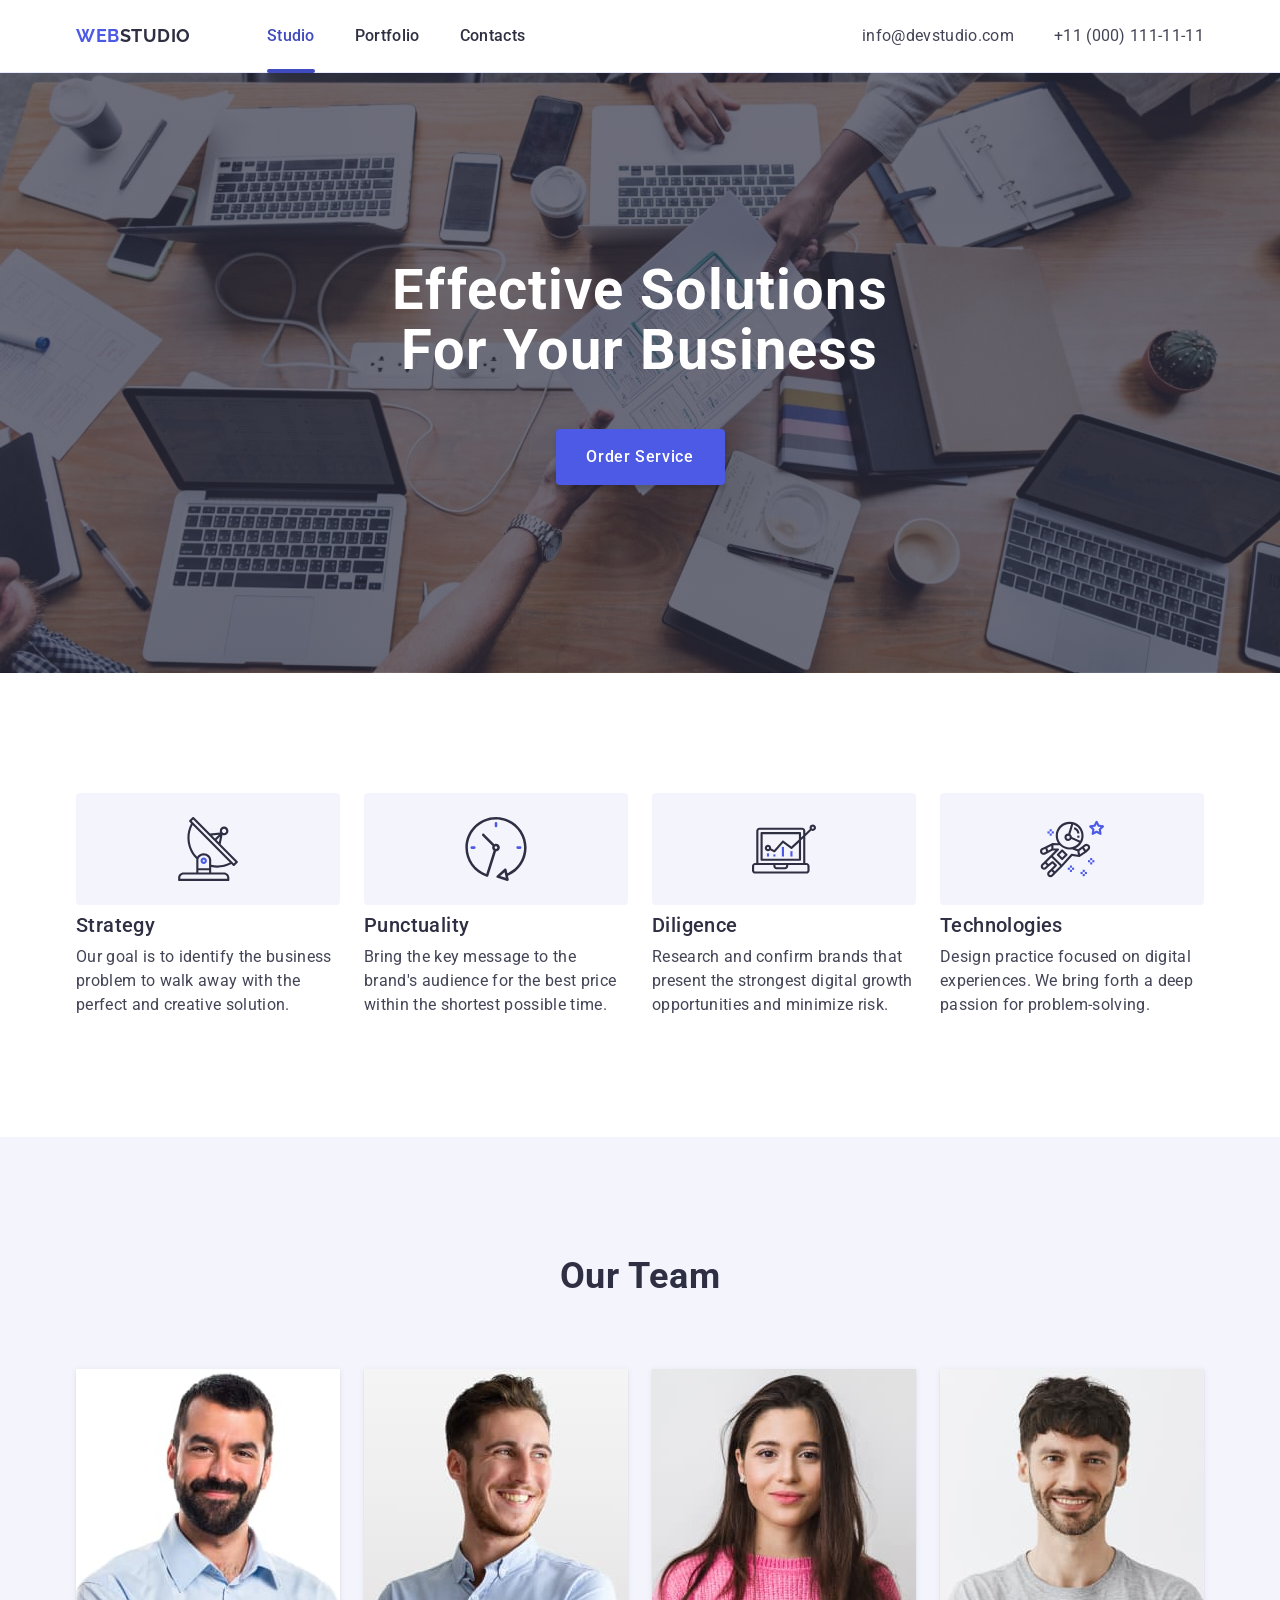
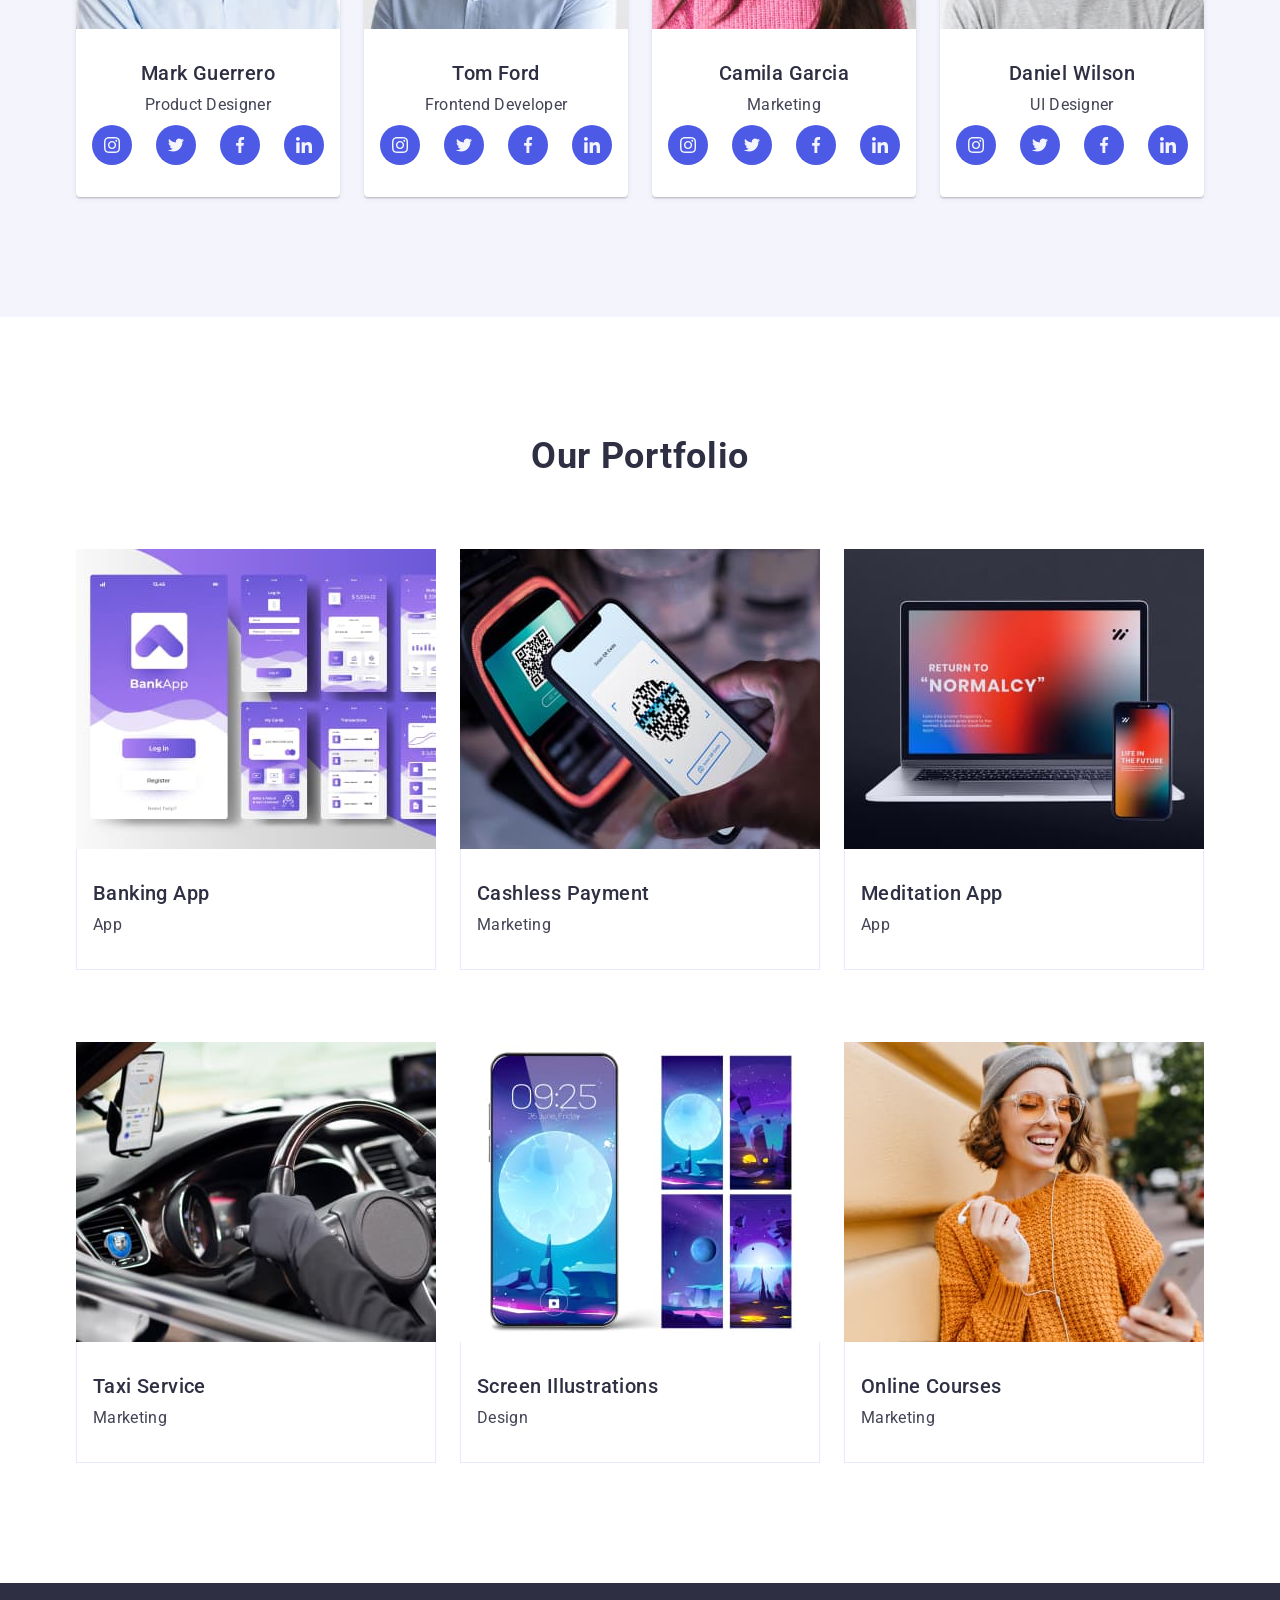
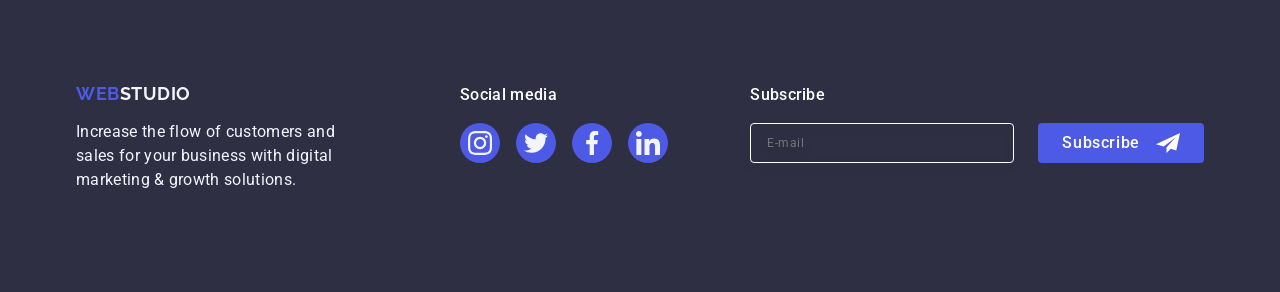
<file: index.html>
<!DOCTYPE html>
<html lang="en">
  <head>
    <meta charset="UTF-8" />
    <meta name="viewport" content="width=device-width, initial-scale=1.0" />
    <title>Webstudio</title>
    <link rel="preconnect" href="https://fonts.googleapis.com" />
    <link rel="preconnect" href="https://fonts.gstatic.com" crossorigin />
    <link
      href="https://fonts.googleapis.com/css2?family=Raleway:wght@700&family=Roboto:wght@400;500;700&display=swap"
      rel="stylesheet"
    />
    <link
      rel="stylesheet"
      href="https://cdnjs.cloudflare.com/ajax/libs/modern-normalize/2.0.0/modern-normalize.min.css"
      integrity="sha512-4xo8blKMVCiXpTaLzQSLSw3KFOVPWhm/TRtuPVc4WG6kUgjH6J03IBuG7JZPkcWMxJ5huwaBpOpnwYElP/m6wg=="
      crossorigin="anonymous"
      referrerpolicy="no-referrer"
    />
    <link rel="stylesheet" href="./css/index.css">
    <link rel="stylesheet" href="./css/styles.css" />
  </head>

  <body>
    <!-- HEDER -->
    <header class="page-header">
      <div class="container page-header-div">
        <nav class="site-nav">
          <a class="logo-web" href="./index.html"> Web<span class="logo-link">Studio</span> </a>
          <ul class="navigation">
            <li class="link-header">
              <a class="menu-nav-link current" href="./index.html"> Studio</a>
            </li>
            <li class="link-header">
              <a class="menu-nav-link" href="">Portfolio</a>
            </li>
            <li class="link-header">
              <a class="menu-nav-link" href="">Contacts</a>
            </li>
          </ul>
        </nav>

        <address class="adr-ss">
          <ul class="adr-ss-ul">
            <li class="contacts link-header contacts-link-header">
              <a class="contacts-link" href="mailto:info@devstudio.com">info@devstudio.com</a>
            </li>
            <li class="contacts link-header contacts-tel">
              <a class="contacts-link " href="tel:+110001111111">+11 (000) 111-11-11</a>
            </li>
          </ul>
        </address>
        <!-- mobile-menu -->
        <button class="menu-btn" type="button">
          <svg class="menu-icon-btn" width="24" height="24">
            <use href="./images/icons.svg#icon-heroicons-solid_menu"></use>
          </svg>
        </button>
      </div>
      <div class="mobile-menu">
        <div class="container mobile-menu-container">
          <button class="mob-menu-close-btn">
            <svg class="mob-menu-close-icon" width="8" height="8">
              <use href="./images/icons.svg#icon-close-black"><use>
            </svg>
          </button>
            <nav class="nav-menu">
          <ul class="mobile-menu-nav">
            <li class="mobile-list">
              <a class="mobile-list-nav current-list" href="">Studio</a>
            </li>
            <li class="mobile-list">
              <a class="mobile-list-nav" href="">Portfolio</a>
            </li>
            <li class="mobile-list">
              <a class="mobile-list-nav" href="">Contacts</a>
            </li>
          </ul>
          </nav>
          
            <address class="">
              <ul class="mobile-nav">
                <li class="mobile-menu-contacts">
                  <a class="mobile-nav-address current-list" href="tel:+11 (000) 111-11-11">+11 (000) 111-11-11</a>
                </li>
                <li class="mobile-menu-contacts">
                  <a class="mobile-nav-address" href="mailto:info@devstudio.com">info@devstudio.com</a>
                </li>
              </ul>
            </address>
            <ul class="mobile-social">
              <li class="modile-menu-list">
                <a class="mobile-menu-icon" href="">
                  <svg class="mobile-menu-svg" width="24" height="24">
                    <use href="./images/icons.svg#icon-instagram-2"></use>
                  </svg>
                </a>
              </li>
              <li class="modile-menu-list">
                <a class="mobile-menu-icon" href="">
                  <svg class="mobile-menu-svg" width="24" height="24">
                    <use href="./images/icons.svg#icon-twitter-1"></use>
                  </svg>
                </a>
              </li>
              <li class="modile-menu-list">
                <a class="mobile-menu-icon" href="">
                  <svg class="mobile-menu-svg" width="24" height="24">
                    <use href="./images/icons.svg#icon-facebook-1"></use>
                  </svg>
                </a>
              </li>
              <li class="modile-menu-list">
                <a class="mobile-menu-icon" href="">
                  <svg class="mobile-menu-svg" width="24" height="24">
                    <use href="./images/icons.svg#icon-linkedin-1"></use>
                  </svg>
                </a>
              </li>
            </ul>
          
        </div>
      </div>
    </header>
    <!-- HERO -->
    <main>
      <section class="section hero-block">
        <div class="container container-hero">
          <h1 class="hero-title">Effective Solutions for Your Business</h1>
          <button class="button-hero" type="button">Order Service</button>
        </div>
      </section>

      <!-- First section after hero -->

      <section class="section">
        <div class="container">
          <h2 class="visually-hidden">our approach</h2>
          <ul class="privilege">
            <li class="privilege-list privilege-list-item">
              <div class="privilege-div-icon">
                <svg class="privilege-icon" width="64" height="64">
                  <use href="./images/icons.svg#icon-antenna-1"></use>
                </svg>
              </div>
              <h3 class="title-privilege">Strategy</h3>
              <p class="privilege-p">
                Our goal is to identify the business problem to walk away with the perfect and
                creative solution.
              </p>
            </li>
            <li class="privilege-list privilege-list-item">
              <div class="privilege-div-icon">
                <svg class="privilege-icon" width="64" height="64">
                  <use href="./images/icons.svg#icon-clock-1"></use>
                </svg>
              </div>
              <h3 class="title-privilege">Punctuality</h3>
              <p class="privilege-p">
                Bring the key message to the brand's audience for the best price within the shortest
                possible time.
              </p>
            </li>
            <li class="privilege-list">
              <div class="privilege-div-icon">
                <svg class="privilege-icon" width="64" height="64">
                  <use href="./images/icons.svg#icon-diagram-1"></use>
                </svg>
              </div>
              <h3 class="title-privilege">Diligence</h3>
              <p class="privilege-p">
                Research and confirm brands that present the strongest digital growth opportunities
                and minimize risk.
              </p>
            </li>
            <li class="privilege-list">
              <div class="privilege-div-icon">
                <svg class="privilege-icon" width="64" height="64">
                  <use href="./images/icons.svg#icon-astronaut-1"></use>
                </svg>
              </div>
              <h3 class="title-privilege">Technologies</h3>
              <p class="privilege-p">
                Design practice focused on digital experiences. We bring forth a deep passion for
                problem-solving.
              </p>
            </li>
          </ul>
        </div>
      </section>

      <!-- section Our Team -->


      
      <section class="section team-section">
        <div class="container">
          <h2 class="our-team">Our Team</h2>
          <ul class="our-team-ul">
            <li class="our-team-li">
           
              <img
                class="team-img"
                srcset="./images/markguerrero.jpg 1x, ./images/markguerrero@2x.jpg 2x"
                src="./images/markguerrero.jpg"
                alt="mark guerrero"
                width="264"
              />
              <div class="foto-names">
                <h3 class="title-team">Mark Guerrero</h3>
                <p class="our-team-p">Product Designer</p>
                <ul class="team-icon-ul">
                  <li class="team-icon-li">
                    <a class="taem-icon-link" href="">
                      <svg class="team-icon-svg" width="16" height="16">
                        <use href="./images/icons.svg#icon-instagram-2"></use>
                      </svg>
                    </a>
                  </li>
                  <li class="team-icon-li">
                    <a class="taem-icon-link" href="">
                      <svg class="team-icon-svg" width="16" height="16">
                        <use href="./images/icons.svg#icon-twitter-1"></use>
                      </svg>
                    </a>
                  </li>
                  <li class="team-icon-li">
                    <a class="taem-icon-link" href="">
                      <svg class="team-icon-svg" width="16" height="16">
                        <use href="./images/icons.svg#icon-facebook-1"></use>
                      </svg>
                    </a>
                  </li>
                  <li class="team-icon-li">
                    <a class="taem-icon-link" href="">
                      <svg class="team-icon-svg" width="16" height="16">
                        <use href="./images/icons.svg#icon-linkedin-1"></use>
                      </svg>
                    </a>
                  </li>
                </ul>
              </div>
            </li>

            <li class="our-team-li">
              
              <img class="team-img"
              srcset="./images/tomford.jpg 1x, ./images/tomford@2x.jpg 2x" 
              src="./images/tomford.jpg" 
              alt="tom ford" width="264" />
              <div class="foto-names">
                <h3 class="title-team">Tom Ford</h3>
                <p class="our-team-p">Frontend Developer</p>
                <ul class="team-icon-ul">
                  <li class="team-icon-li">
                    <a class="taem-icon-link" href="">
                      <svg class="team-icon-svg" width="16" height="16">
                        <use href="./images/icons.svg#icon-instagram-2"></use>
                      </svg>
                    </a>
                  </li>
                  <li class="team-icon-li">
                    <a class="taem-icon-link" href="">
                      <svg class="team-icon-svg" width="16" height="16">
                        <use href="./images/icons.svg#icon-twitter-1"></use>
                      </svg>
                    </a>
                  </li>
                  <li class="team-icon-li">
                    <a class="taem-icon-link" href="">
                      <svg class="team-icon-svg" width="16" height="16">
                        <use href="./images/icons.svg#icon-facebook-1"></use>
                      </svg>
                    </a>
                  </li>
                  <li class="team-icon-li">
                    <a class="taem-icon-link" href="">
                      <svg class="team-icon-svg" width="16" height="16">
                        <use href="./images/icons.svg#icon-linkedin-1"></use>
                      </svg>
                    </a>
                  </li>
                </ul>
              </div>
            </li>

            <li class="our-team-li">
              <img
                class="team-img"
                srcset="./images/camilagarcia.jpg 1x, ./images/camilagarcia@2x.jpg 2x"
                src="./images/camilagarcia.jpg"
                alt="camila garcia"
                width="264"
              />
              <div class="foto-names">
                <h3 class="title-team">Camila Garcia</h3>
                <p class="our-team-p">Marketing</p>
                <ul class="team-icon-ul">
                  <li class="team-icon-li">
                    <a class="taem-icon-link" href="">
                      <svg class="team-icon-svg" width="16" height="16">
                        <use href="./images/icons.svg#icon-instagram-2"></use>
                      </svg>
                    </a>
                  </li>
                  <li class="team-icon-li">
                    <a class="taem-icon-link" href="">
                      <svg class="team-icon-svg" width="16" height="16">
                        <use href="./images/icons.svg#icon-twitter-1"></use>
                      </svg>
                    </a>
                  </li>
                  <li class="team-icon-li">
                    <a class="taem-icon-link" href="">
                      <svg class="team-icon-svg" width="16" height="16">
                        <use href="./images/icons.svg#icon-facebook-1"></use>
                      </svg>
                    </a>
                  </li>
                  <li class="team-icon-li">
                    <a class="taem-icon-link" href="">
                      <svg class="team-icon-svg" width="16" height="16">
                        <use href="./images/icons.svg#icon-linkedin-1"></use>
                      </svg>
                    </a>
                  </li>
                </ul>
              </div>
            </li>

            <li class="our-team-li">
              <img srcset="./images/danielwilson.jpg 1x, ./images/danielwilson@2x.jpg 2x" src="./images/danielwilson.jpg"  alt="daniel wilson"
                width="264" />
          
              <div class="foto-names">
                <h3 class="title-team">Daniel Wilson</h3>
                <p class="our-team-p">UI Designer</p>
                <ul class="team-icon-ul">
                  <li class="team-icon-li">
                    <a class="taem-icon-link" href="">
                      <svg class="team-icon-svg" width="16" height="16">
                        <use href="./images/icons.svg#icon-instagram-2"></use>
                      </svg>
                    </a>
                  </li>
                  <li class="team-icon-li">
                    <a class="taem-icon-link" href="">
                      <svg class="team-icon-svg" width="16" height="16">
                        <use href="./images/icons.svg#icon-twitter-1"></use>
                      </svg>
                    </a>
                  </li>
                  <li class="team-icon-li">
                    <a class="taem-icon-link" href="">
                      <svg class="team-icon-svg" width="16" height="16">
                        <use href="./images/icons.svg#icon-facebook-1"></use>
                      </svg>
                    </a>
                  </li>
                  <li class="team-icon-li">
                    <a class="taem-icon-link" href="">
                      <svg class="team-icon-svg" width="16" height="16">
                        <use href="./images/icons.svg#icon-linkedin-1"></use>
                      </svg>
                    </a>
                  </li>
                </ul>
              </div>
            </li>
          </ul>
        </div>
      </section>
      <!-- Portfolio -->
      <section class="section">
        <div class="container">
          <h2 class="portfolio-title">Our Portfolio</h2>
          <ul class="portfolio-ul">
            <li class="portfolio-li">
              <div class="overlay-div">
                  <picture>
                    <source media="(min-width: 1158px)" srcset="./images/bankapp-desktop.jpg 1x, ./images/bankapp-desktop@2x.jpg 2x"
                      type="image/jpg" />
                    
                    <source media="(min-width: 768px)" srcset="./images/bankapp-tablet.jpg 1x, ./images/bankapp-tablet@2x.jpg 2x"
                      type="image/jpg" />
                    
                    <source media="(max-width: 767px)" srcset="./images/bankapp-mobile.jpg 1x, ./images/bankapp-mobile@2x.jpg 2x"
                      type="image/jpg" />
                    <img class="card-img" src="./images/bankapp-desktop.jpg" alt="banking app interace concept" width="360" height="300" loading="lazy" />
                  </picture>

               
                <p class="ovrelay">
                  14 Stylish and User-Friendly App Design Concepts · Task Manager App · Calorie
                  Tracker App · Exotic Fruit Ecommerce App · Cloud Storage App
                </p>
              </div>

              <div class="portfolio-card">
                <h3 class="portfolio-name">Banking App</h3>
                <p class="portfolio-p">App</p>
              </div>
            </li>
            <li class="portfolio-li">
              <div class="overlay-div">
                <picture>
                  <source media="(min-width: 1158px)" srcset="./images/twophones-dasktop.jpg 1x, ./images/twophones@2x.jpg 2x"
                    type="image/jpg" />
                
                  <source media="(min-width: 768px)" srcset="./images/twophones-tablet.jpg 1x, ./images/twophones-tablet@2x.jpg 2x"
                    type="image/jpg" />
                
                  <source media="(max-width: 767px)" srcset="./images/twophnes-mobile.jpg 1x, ./images/twophones-mobile@2x.jpg 2x"
                    type="image/jpg" />
                  <img class="card-img" src="./images/twophones-desktop.jpg" alt="cashless payment" width="360" height="300"
                    loading="lazy" />
                </picture>
                
                <p class="ovrelay">
                  14 Stylish and User-Friendly App Design Concepts · Task Manager App · Calorie
                  Tracker App · Exotic Fruit Ecommerce App · Cloud Storage App
                </p>
              </div>
              <div class="portfolio-card">
                <h3 class="portfolio-name">Cashless Payment</h3>
                <p class="portfolio-p">Marketing</p>
              </div>
            </li>
            <li class="portfolio-li">
              <div class="overlay-div">
                <picture>
                  <source media="(min-width: 1158px)" srcset="./images/laptop-desktop.jpg 1x, ./images/laptop-desktop@2x.jpg 2x"
                    type="image/jpg" />
                
                  <source media="(min-width: 768px)" srcset="./images/laptop-tablet.jpg 1x, ./images/laptop-tablet@2x.jpg 2x"
                    type="image/jpg" />
                
                  <source media="(max-width: 767px)" srcset="./images/laptop-mobile.jpg 1x, ./images/laptop-mobile@2x.jpg 2x"
                    type="image/jpg" />
                  <img class="card-img" src="./images/laptop-desktop.jpg" alt="meditation app" width="360" height="300"
                    loading="lazy" />
                </picture>
                
                <p class="ovrelay">
                  14 Stylish and User-Friendly App Design Concepts · Task Manager App · Calorie
                  Tracker App · Exotic Fruit Ecommerce App · Cloud Storage App
                </p>
              </div>
              <div class="portfolio-card">
                <h3 class="portfolio-name">Meditation App</h3>
                <p class="portfolio-p">App</p>
              </div>
            </li>
            <li class="portfolio-li">
              <div class="overlay-div">
                <picture>
                  <source media="(min-width: 1158px)" srcset="./images/drive-desktop.jpg 1x, ./images/drive-desktop@2x.jpg 2x"
                    type="image/jpg" />
                
                  <source media="(min-width: 768px)" srcset="./images/drive-tablet.jpg 1x, ./images/drive-tablet@2x.jpg 2x"
                    type="image/jpg" />
                
                  <source media="(max-width: 767px)" srcset="./images/drive-mobile.jpg 1x, ./images/drive@2x-mobile.jpg 2x"
                    type="image/jpg" />
                  <img class="card-img" src="./images/drive-desktop.jpg" alt="taxi service" width="360" height="300"
                    loading="lazy" />
                </picture>
                
                <p class="ovrelay">
                  14 Stylish and User-Friendly App Design Concepts · Task Manager App · Calorie
                  Tracker App · Exotic Fruit Ecommerce App · Cloud Storage App
                </p>
              </div>
              <div class="portfolio-card">
                <h3 class="portfolio-name">Taxi Service</h3>
                <p class="portfolio-p">Marketing</p>
              </div>
            </li>
            <li class="portfolio-li">
              <div class="overlay-div">
                <picture>
                  <source media="(min-width: 1158px)" srcset="./images/mobile-desktop.jpg 1x, ./images/mobile-desktop@2x.jpg 2x"
                    type="image/jpg" />
                
                  <source media="(min-width: 768px)" srcset="./images/phone-tablet.jpg 1x, ./images/phone-tablet@2x.jpg 2x"
                    type="image/jpg" />
                
                  <source media="(max-width: 767px)" srcset="./images/phone-mobile.jpg 1x, ./images/phone@2x-mobile.jpg 2x"
                    type="image/jpg" />
                  <img class="card-img" src="./images/mobile-desktop.jpg" alt="screen illustrations" width="360" height="300"
                    loading="lazy" />
                </picture>
                
                <p class="ovrelay">
                  14 Stylish and User-Friendly App Design Concepts · Task Manager App · Calorie
                  Tracker App · Exotic Fruit Ecommerce App · Cloud Storage App
                </p>
              </div>
              <div class="portfolio-card">
                <h3 class="portfolio-name">Screen Illustrations</h3>
                <p class="portfolio-p">Design</p>
              </div>
            </li>
            <li class="portfolio-li">
              <div class="overlay-div">
                <picture>
                  <source media="(min-width: 1158px)" srcset="./images/girlsmile-desktop.jpg 1x, ./images/girlsmile-desktop@2x.jpg 2x"
                    type="image/jpg" />
                
                  <source media="(min-width: 768px)" srcset="./images/girlsmile-tablet.jpg 1x, ./images/girlsmile-tablet@2x.jpg 2x"
                    type="image/jpg" />
                
                  <source media="(max-width: 767px)" srcset="./images/girlsmile-mobile.jpg 1x, ./images/girlsmile-mobile@2x.jpg 2x"
                    type="image/jpg" />
                  <img class="card-img" src="./images/mobile-desktop.jpg" alt="online courses" width="360" height="300"
                    loading="lazy" />
                </picture>
                
                <p class="ovrelay">
                  14 Stylish and User-Friendly App Design Concepts · Task Manager App · Calorie
                  Tracker App · Exotic Fruit Ecommerce App · Cloud Storage App
                </p>
              </div>
              <div class="portfolio-card">
                <h3 class="portfolio-name">Online Courses</h3>
                <p class="portfolio-p">Marketing</p>
              </div>
            </li>
          </ul>
        </div>
      </section>
    </main>

    <!-- FOOTER -->

    <footer class="footer">
      <div class="container footer-container">
        <div class="footer-box-logo">
          <a class="logo-link-footer" href="./index.html">
            Web<span class="logo-footer">Studio</span>
          </a>
          <p class="footer-p">
            Increase the flow of customers and sales for your business with digital marketing &
            growth solutions.
          </p>
        </div>
        <div class="footer-div-icon">
          <p class="footer-social-title">Social media</p>
          <ul class="footr-icon-ul">
            <li class="footer-icon-li">
              <a class="footer-icon-link" href="">
                <svg class="footer-icon-svg" width="24" height="24">
                  <use href="./images/icons.svg#icon-instagram-2"></use>
                </svg>
              </a>
            </li>
            <li class="footer-icon-li">
              <a class="footer-icon-link" href="">
                <svg class="footer-icon-svg" width="24" height="24">
                  <use href="./images/icons.svg#icon-twitter-1"></use>
                </svg>
              </a>
            </li>
            <li class="footer-icon-li">
              <a class="footer-icon-link" href="">
                <svg class="footer-icon-svg" width="24" height="24">
                  <use href="./images/icons.svg#icon-facebook-1"></use>
                </svg>
              </a>
            </li>
            <li class="footer-icon-li">
              <a class="footer-icon-link" href="">
                <svg class="footer-icon-svg" width="24" height="24">
                  <use href="./images/icons.svg#icon-linkedin-1"></use>
                </svg>
              </a>
            </li>
          </ul>
        </div>
      <div class="footer-input-container">
        <p class="fooer-label">Subscribe</p>
        <form class="footer-form">
          <label class="footer-form-lable">
            <input class="footer-input" type="email" name="user-mail" title="user_mail" required placeholder="E-mail">
          </label>
          <button class="footer-button" type="submit">Subscribe
            <svg class="footer-svg-btn" width="24" height="24">
              <use href="./images/icons.svg#icon-Frame-3"></use>
            </svg>
          </button>
        </form>
      </div>
      </div>
    </footer>

    <!-- backdrop with modal -->

      <div class="backdrop">
        <div class="modal">
          <button class="modal-close-btn" type="button">
            <svg class="modal-close-icon" width="8" height="8">
              <use href="./images/icons.svg#icon-close-black"></use>
            </svg>
          </button>
      
          <p class="modal-title">Leave your contacts and we will call you back</p>
      
          <form class="modal-form">
            <div class="modal-field">
              <label for="user-name" class="modal-label">Name</label>
              <div class="modal-input-wrap">
                <input type="text" class="modal-input" id="user-name" name="user-name" pattern="[a-zA-Zа-яА-ЯїЇєЄ']+"
                  title="Mykhailo" required />
                <svg class="modal-icon" width="18" height="24">
                  <use href="./images/icons.svg#icon-person"></use>
                </svg>
              </div>
            </div>
      
            <div class="modal-field">
              <label for="icon-phone" class="modal-label">Phone</label>
              <div class="modal-input-wrap">
                <input class="modal-input" type="tel" id="icon-phone" name="user_phone"
                  pattern="[0-9]{3}-[0-9]{3}-[0-9]{2}-[0-9]{2}" title="xxx-xxx-xx-xx" required />
                <svg class="modal-icon" width="18" height="24">
                  <use href="./images/icons.svg#icon-phone"></use>
                </svg>
              </div>
            </div>
      
            <div class="modal-field">
              <label for="icon-email" class="modal-label">Email</label>
              <div class="modal-input-wrap">
                <input class="modal-input" type="email" id="icon-email" name="user_email" required />
                <svg class="modal-icon" width="18" height="24">
                  <use href="./images/icons.svg#icon-email"></use>
                </svg>
              </div>
            </div>
      
            <div class="modal-field-textarea">
              <label class="modal-label" for="user-comment">Comment</label>
              <textarea class="modal-coment" name="user-comment" id="user-comment" placeholder="Text input"></textarea>
            </div>
            <div class="check-field">
              <input class="input-check visually-hidden " type="checkbox" id="user-privacy" name="user-privacy" value="true"
                required />
              <label for="user-privacy" class="input-check-text">
                <span class="checkbox">
                  <svg class="icon-checkbox-svg" width="10" height="8">
                    <use href="./images/icons.svg#icon-Vector"></use>
                  </svg>
                </span>
                I accept the terms and conditions of the
                <a href="" class="input-check-link">Privacy Policy</a></label>
            </div>
      
            <button class="modal-send-btn" type="submit">Send</button>
          </form>
        </div>
      </div>
  </body>
</html>
</file>
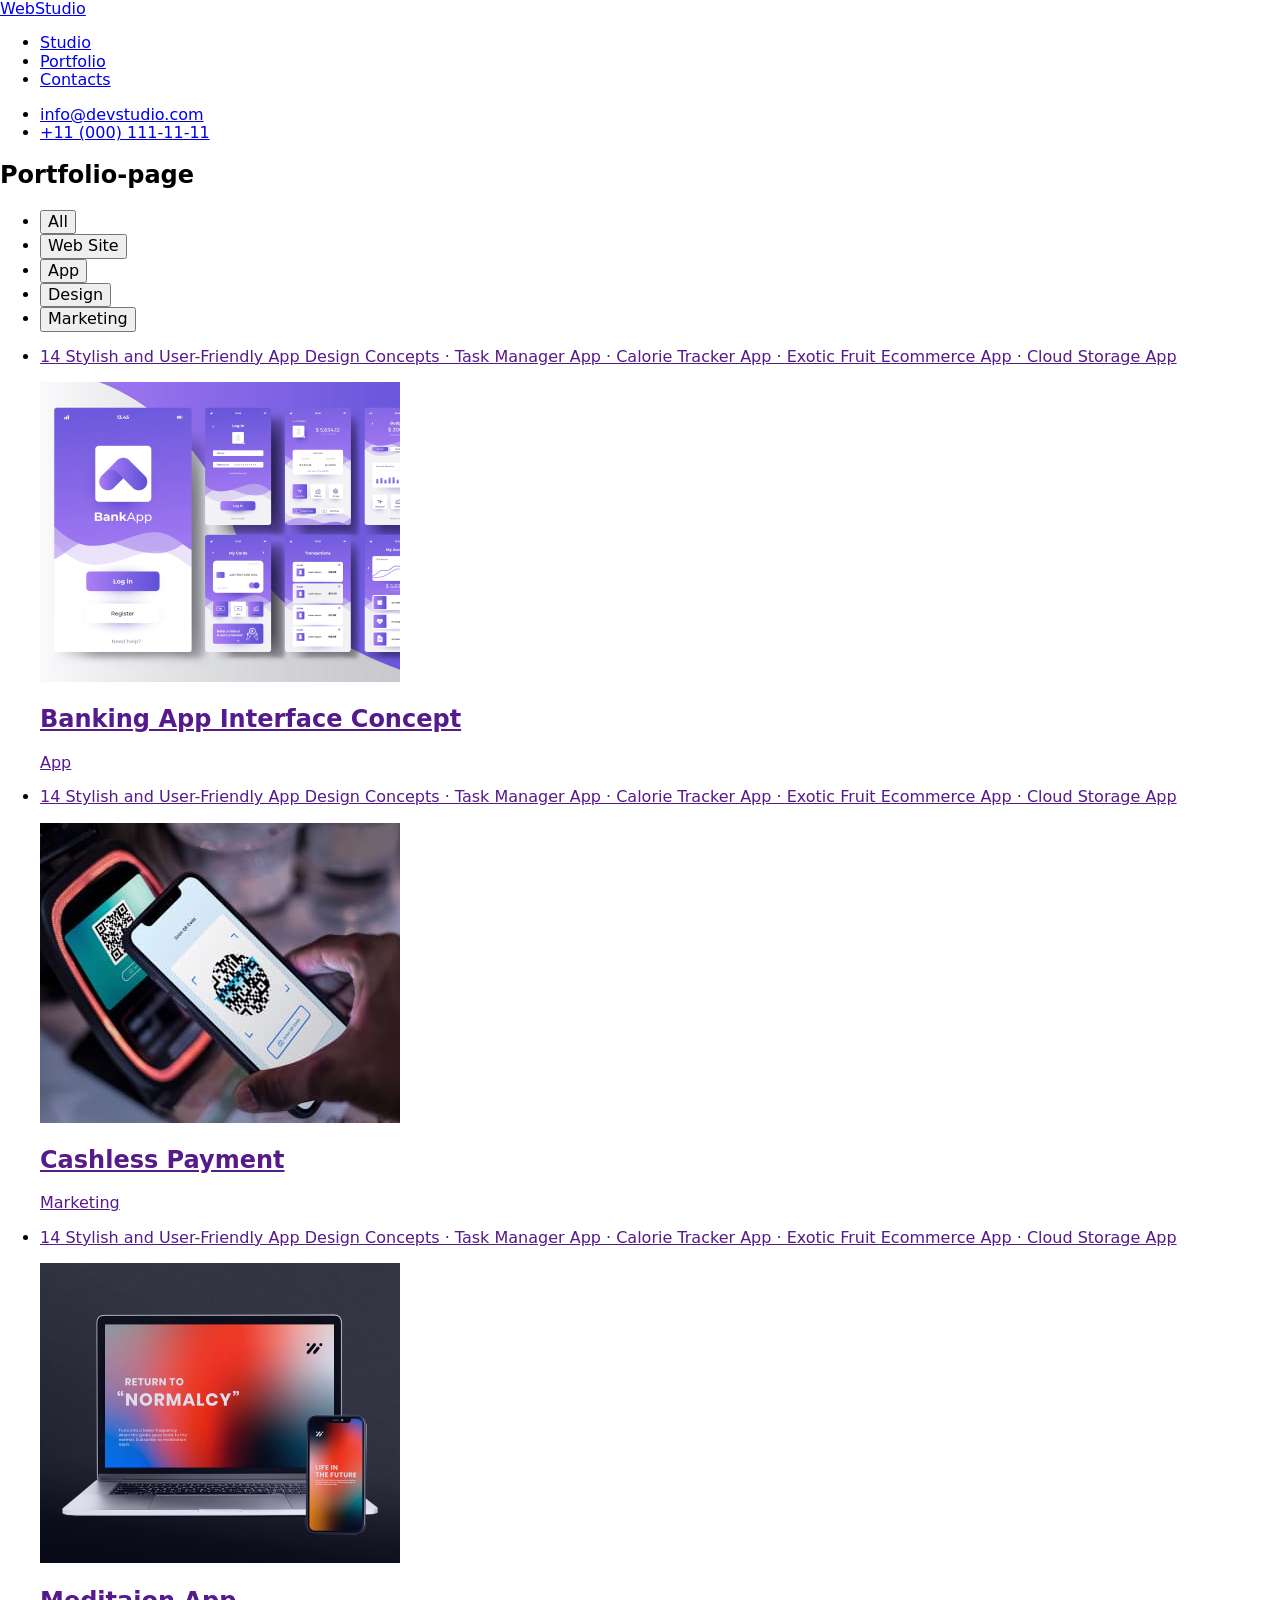
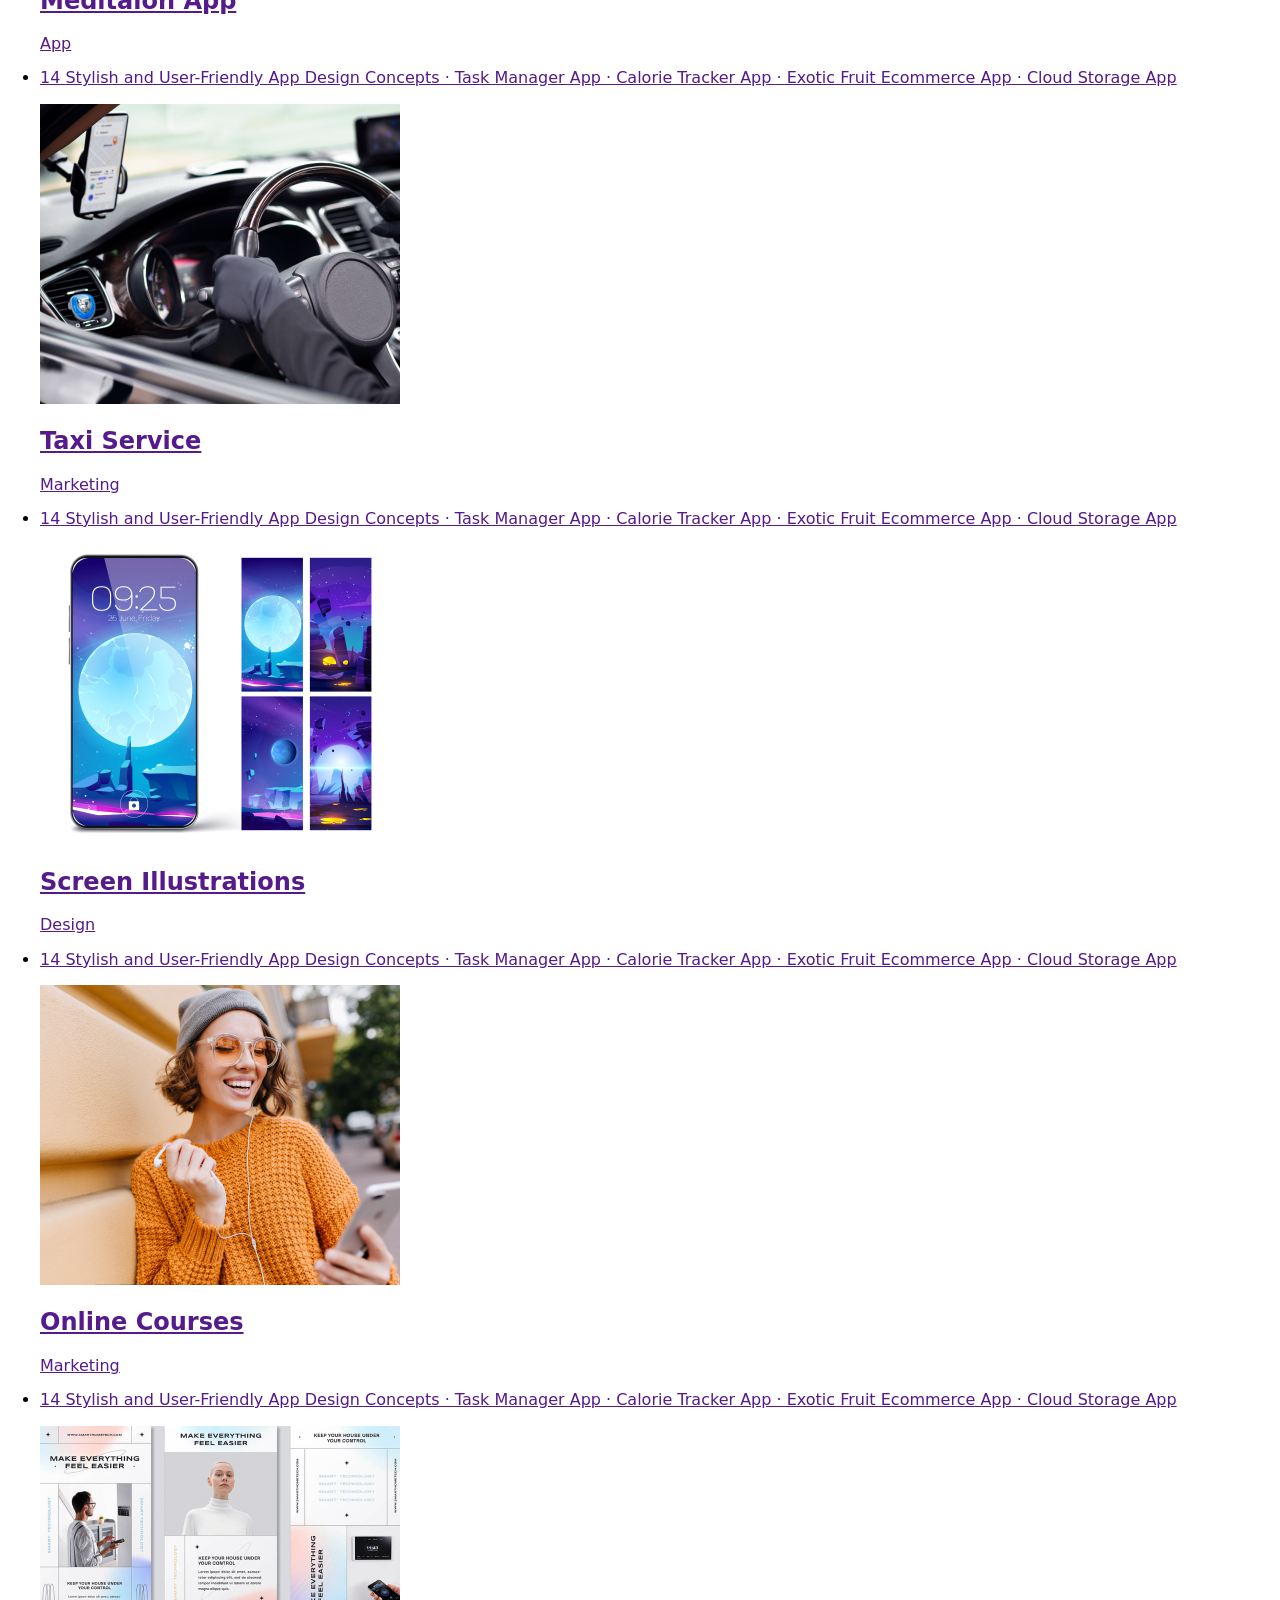
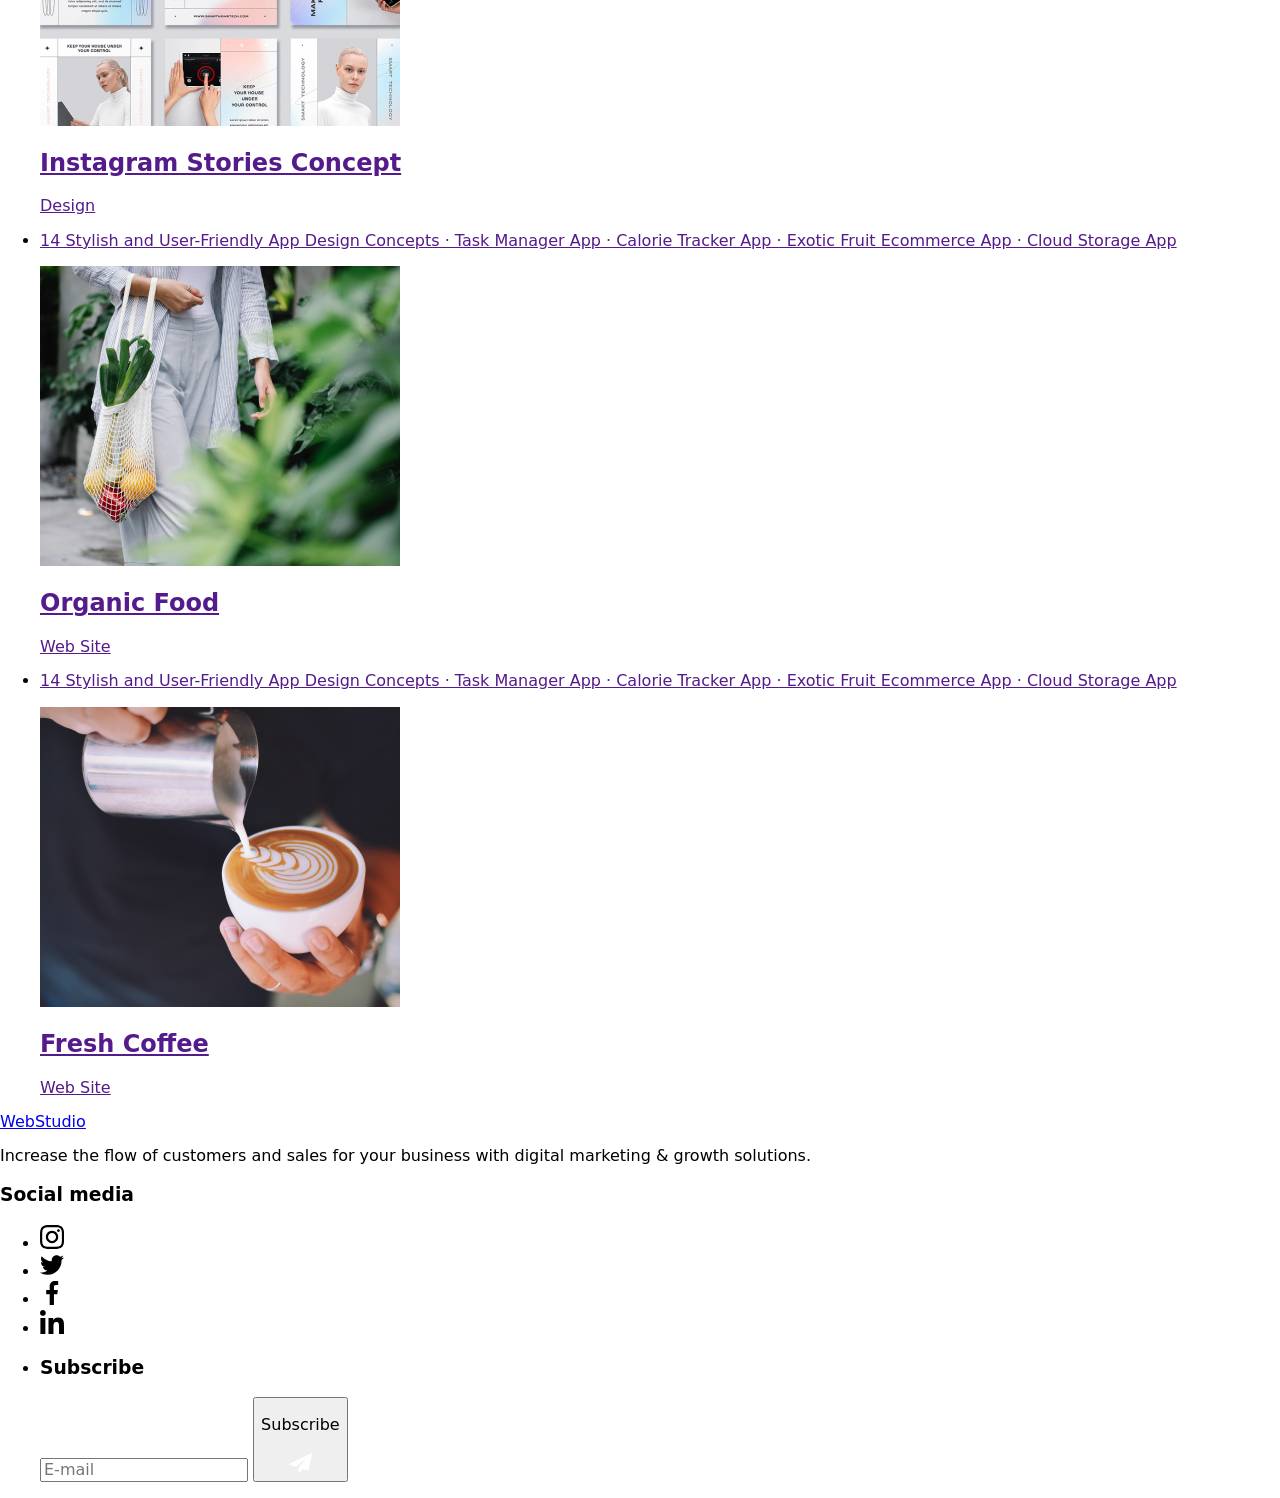
<file: portfolio.html>
<!DOCTYPE html>
<html lang="en">
<head>
    <meta charset="UTF-8">
    <meta http-equiv="X-UA-Compatible" content="IE=edge">
    <meta name="viewport" content="width=device-width, initial-scale=1.0">
    <title>Portfolio</title>
    <link href="https://fonts.googleapis.com/css2?family=Roboto:wght@400;500;700;900&display=swap" rel="stylesheet">
    <link href="https://fonts.googleapis.com/css2?family=Raleway:wght@800&display=swap" rel="stylesheet">
    <link rel="stylesheet" href="https://cdnjs.cloudflare.com/ajax/libs/modern-normalize/1.1.0/modern-normalize.min.css"
        integrity="sha512-wpPYUAdjBVSE4KJnH1VR1HeZfpl1ub8YT/NKx4PuQ5NmX2tKuGu6U/JRp5y+Y8XG2tV+wKQpNHVUX03MfMFn9Q=="
        crossorigin="anonymous" referrerpolicy="no-referrer" />
    <link rel="stylesheet" href="./css/styles.css">
</head>
<body>
    <header class="page-heder">  
        <div class="container heder-nav">      
            <nav class="main-nav">
                <a href="./index.html" class="logo">
                    <span>Web</span>Studio
                </a>
                    <ul class="site-nav">
                        <li class="navigation navigation-li">
                            <a href="index.html" class="link">Studio</a>
                        </li>
                        <li class="navigation navigation-li current">
                            <a href="./portfolio.html" class="link current">Portfolio</a>
                        </li>
                        <li class="navigation navigation-li">
                            <a href="/" class="link">Contacts</a>
                        </li>
                    </ul>
            </nav>       
                <ul class="contacts">
                    <li class="nav-contacts">
                        <a href="mailto:info@devstudio.com" class="mail">info@devstudio.com</a>
                    </li>
                    <li class="nav-contacts">
                        <a href="tel:+11(000)111-11-11" class="phone">+11 (000) 111-11-11</a>
                    </li>
                </ul> 
        </div>
    </header>
    <main>
        <!-- кнопки -->
        <section class="section">
            <div class="container">
                <h1 class="portfolio-h1">Portfolio-page</h1>
                <ul class="button-list">
                        <li class="button">
                            <button type="button" class="button-btn">All</button>
                        </li>
                        <li class="button">
                            <button type="button" class="button-btn">Web Site</button>
                        </li>
                        <li class="button">
                            <button type="button" class="button-btn">App</button>
                        </li>
                        <li class="button">
                            <button type="button" class="button-btn">Design</button>
                        </li>
                        <li class="button">
                            <button type="button" class="button-btn">Marketing</button>
                        </li> 
                </ul>
                
        
                
                <ul class="foto-list ">   
                    
                        <li class="foto-img-list">
                            <a href="" class="portfolio-foto">
                                <div class="overlay">
                                    <p class="overlay-text">14 Stylish and User-Friendly App Design Concepts · Task Manager App · Calorie Tracker App · Exotic Fruit Ecommerce App · Cloud Storage App</p>
                                    <img src="./img/portfolio.img/bankingappinterfaceconcept.jpg" alt="banking app interface concept">                        
                                </div>
                                <div class="app-marketing-design">
                                    <h2 class="section-portfolio">Banking App Interface Concept</h2>
                                    <p class="text-p">App</p>
                                </div>
                           </a> 
                        </li>
                               

                    
                        <li class="foto-img-list">
                            <a href="" class="portfolio-foto">
                                <div class="overlay">
                                    <p class="overlay-text">14 Stylish and User-Friendly App Design Concepts · Task Manager App · Calorie Tracker App · Exotic Fruit Ecommerce App · Cloud Storage App</p>
                                    <img src="./img/portfolio.img/phone2.jpg" alt="cashless payment">
                                </div>    
                                <div class="app-marketing-design">
                                    <h2 class="section-portfolio">Cashless Payment</h2>
                                    <p class="text-p">Marketing</p>
                                </div>
                           </a>
                        </li>
                    

                    
                        <li class="foto-img-list">
                            <a href="" class="portfolio-foto">
                                <div class="overlay"> 
                                    <p class="overlay-text">14 Stylish and User-Friendly App Design Concepts · Task Manager App · Calorie Tracker App · Exotic Fruit Ecommerce App · Cloud Storage App</p>                      
                                    <img src="./img/portfolio.img/meditaionapp.jpg" alt="meditaion app">
                                </div>    
                                <div class="app-marketing-design">
                                    <h2 class="section-portfolio">Meditaion App</h2>
                                    <p class="text-p">App</p>
                                </div>
                            </a>
                        </li>
                    

                    
                        <li class="foto-img-list">
                            <a href="" class="portfolio-foto">
                                <div class="overlay"> 
                                    <p class="overlay-text">14 Stylish and User-Friendly App Design Concepts · Task Manager App · Calorie Tracker App · Exotic Fruit Ecommerce App · Cloud Storage App</p>
                                    <img src="./img/portfolio.img/taxiservice.jpg" alt="taxi service">
                                </div>
                                <div class="app-marketing-design">
                                    <h2 class="section-portfolio">Taxi Service</h2>
                                    <p class="text-p">Marketing</p>
                                </div>
                            </a>
                        </li>
                    

                    
                        <li class="foto-img-list">
                            <a href="" class="portfolio-foto">
                                <div class="overlay">
                                    <p class="overlay-text">14 Stylish and User-Friendly App Design Concepts · Task Manager App · Calorie Tracker App · Exotic Fruit Ecommerce App · Cloud Storage App</p>
                                    <img src="./img/portfolio.img/screenillustrations.jpg" alt="screen illustrations">
                                </div>
                                <div class="app-marketing-design">
                                    <h2 class="section-portfolio">Screen Illustrations</h2>
                                    <p class="text-p">Design</p>
                                </div>
                            </a>
                        </li>
                    

                    
                        <li class="foto-img-list">
                            <a href="" class="portfolio-foto">
                                <div class="overlay">
                                    <p class="overlay-text">14 Stylish and User-Friendly App Design Concepts · Task Manager App · Calorie Tracker App · Exotic Fruit Ecommerce App · Cloud Storage App</p>
                                    <img src="./img/portfolio.img/onlinecourses.jpg" alt="online courses">
                                </div>
                                <div class="app-marketing-design">
                                    <h2 class="section-portfolio">Online Courses</h2>
                                    <p class="text-p">Marketing</p>
                                </div>
                            </a>
                        </li>
                    

                    
                        <li class="foto-img-list">
                            <a href="" class="portfolio-foto">
                                <div class="overlay">
                                    <p class="overlay-text">14 Stylish and User-Friendly App Design Concepts · Task Manager App · Calorie Tracker App · Exotic Fruit Ecommerce App · Cloud Storage App</p>
                                    <img src="./img/portfolio.img/instagramstoriesconcept.jpg" alt="instagram stories concept">
                                </div>
                                <div class="app-marketing-design">
                                    <h2 class="section-portfolio">Instagram Stories Concept</h2>
                                    <p class="text-p">Design</p>
                                </div>
                            </a>
                        </li>
                    

                    
                        <li class="foto-img-list">
                            <a href="" class="portfolio-foto">
                                <div class="overlay">
                                    <p class="overlay-text">14 Stylish and User-Friendly App Design Concepts · Task Manager App · Calorie Tracker App · Exotic Fruit Ecommerce App · Cloud Storage App</p>
                                    <img src="./img/portfolio.img/organicfood.jpg" alt="organic food">
                                </div>
                                <div class="app-marketing-design">
                                    <h2 class="section-portfolio">Organic Food</h2>
                                    <p class="text-p">Web Site</p>
                                </div>
                            </a>
                        </li>
                    

                    
                        <li class="foto-img-list">
                            <a href="" class="portfolio-foto">
                                <div class="overlay">
                                    <p class="overlay-text">14 Stylish and User-Friendly App Design Concepts · Task Manager App · Calorie Tracker App · Exotic Fruit Ecommerce App · Cloud Storage App</p>
                                    <img src="./img/portfolio.img/freshcoffee.jpg" alt="fresh coffee">
                                </div>
                                <div class="app-marketing-design">
                                    <h2 class="section-portfolio">Fresh Coffee</h2>
                                    <p class="text-p">Web Site</p>
                                </div>
                            </a>
                       </li>
                    

                </ul>
            </div>
            
            
        </section>

    </main>

    <footer class="section-footer">
        <div class="container footer-container">         
           <div class="footer-text">
                <a href="index.html"  class="logo-footer">
                    <span>Web</span>Studio
                </a>
                    <p class="footer-p">Increase the flow of customers and sales for your business with digital marketing & growth solutions.</p>
            </div>
            <div class="footer-div">
                <h3 class="footer-item">Social media</h3>
                <ul class="footer-ul">
                    <li class="footer-list">  
                        <a class="icon-footer" href="">
                            <svg class="svg-footer" width="24" height="24">
                                <use href="./img/symbol-defs.svg#icon-instagram-2"></use>
                            </svg>
                        </a>
                    </li>    
                    <li class="footer-list">    
                        <a class="icon-footer" href="">
                            <svg class="svg-footer" width="24" height="24">
                                <use href="./img/symbol-defs.svg#icon-twitter-1"></use>
                            </svg>
                        </a>
                    </li>
                    <li class="footer-list">    
                       <a class="icon-footer" href="">
                            <svg class="svg-footer" width="24" height="24">
                                <use href="./img/symbol-defs.svg#icon-facebook-1"></use>
                            </svg>
                        </a>
                    </li>
                    <li class="footer-list">   
                        <a class="icon-footer" href="">
                            <svg class="svg-footer" width="24" height="24">
                                <use href="./img/symbol-defs.svg#icon-linkedin-1"></use>
                            </svg>
                        </a>
                    </li>
                </div>    
                    <ul class="footer-ul-second">
                        <li class="footer-li-three">
                            <div class="form-div-one">
                              <form class="form-footer">
                                <h3 class="subscribe-title">Subscribe</h3>
                                <div class="form-div-two">
                                  <label class="label-sub">
                                    <input
                                      type="email"
                                      name="email"
                                      autocomplete="on"
                                      placeholder="E-mail"
                                    />
                                  </label>
                                  <button class="button-footer" type="submit">
                                    <p class="button-subscribe">Subscribe</p>
                                    <svg class="button-icon" width="24" height="24">
                                      <use href="./img/symbol-defs.svg#icon-icon-send"></use>
                                    </svg>
                                  </button>
                                </div>
                              </form>
                            </div>
                          </li>
                    </ul>
                </ul>
            
        </div>    
    </footer> 
</body>
</html>
</file>
<file: css/index.css>
/* Base */

@import './base/base.css';
@import './base/container.css';
@import './base/section.css';

/* Utils */
@import './utils/visually-hidden.css';

/* layout */
@import './layout/header.css';
@import './layout/hero.css';
@import './layout/first-section.css';
@import './layout/ourteam.css';
@import './layout/modal.css';
@import './layout/portfolio.css';
@import './layout/footer.css';
@import'./layout/mobile-menu.css'
</file>
<file: css/styles.css>
/* HEADER */


  /* HERO */



/* First section after hero */






/* Our team */



/* Our Portfolio */



/* FOOTER */
</file>
